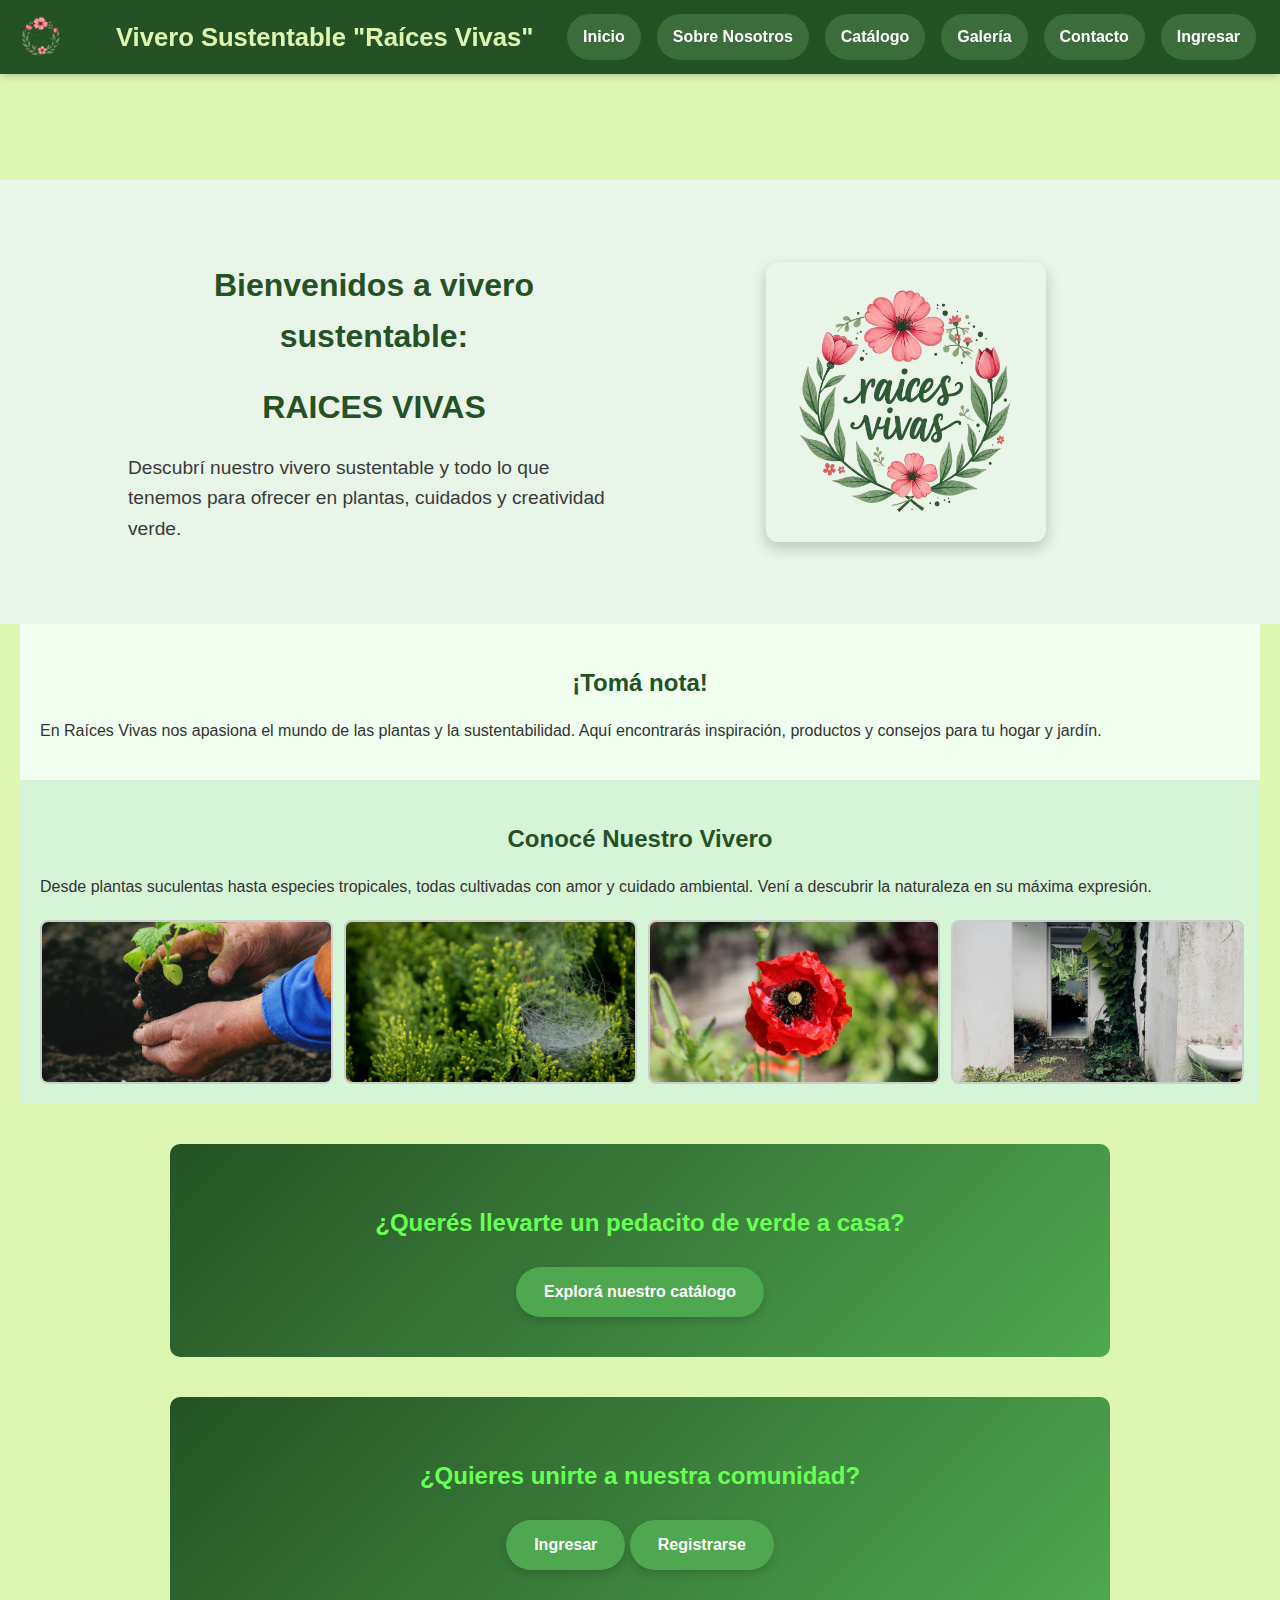
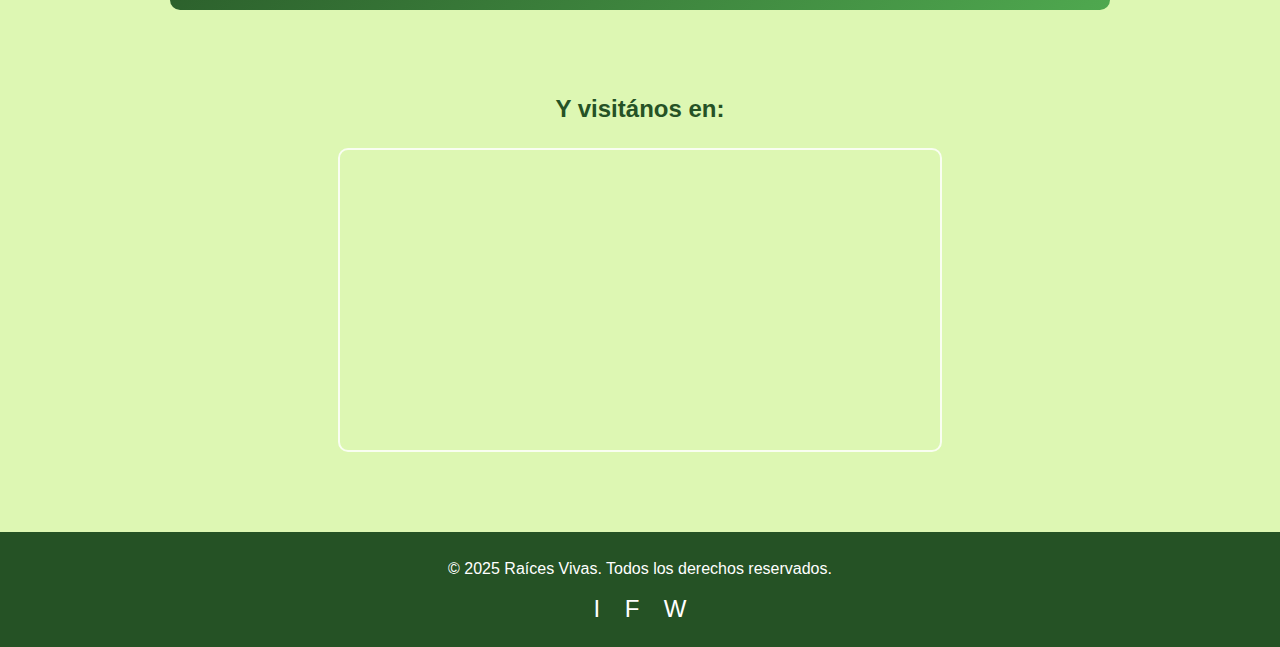
<file: index.html>
<!DOCTYPE html>
<html lang="es">
<head>
    <meta charset="UTF-8">
    <meta name="viewport" content="width=device-width, initial-scale=1.0">
    <title>Raíces Vivas - Inicio</title>
    <link rel="stylesheet" href="css/styles.css">
</head>
<body>
    <!-- ======================== -->
    <!-- HEADER PRINCIPAL         -->
    <!-- ======================== -->
    <header class="header-principal">
        <div class="logo-titulo">
            <img src="img/logo_probable.png" alt="Logo Raíces Vivas">
            <h1>Vivero Sustentable "Raíces Vivas"</h1>
        </div>
        <input type="checkbox" id="nav-toggle" class="nav-checkbox" aria-hidden="true">
        <label for="nav-toggle" class="nav-toggle" aria-label="Abrir/cerrar menú" role="button">
        <span></span><span></span><span></span>
        </label>
        <nav class="nav-principal">
            <ul>
                <li><a href="index.html" class="activo">Inicio</a></li>
                <li><a href="./page/sobre_nosotros.html">Sobre Nosotros</a></li>
                <li><a href="./page/catalogo.html">Catálogo</a></li>
                <li><a href="./page/galeria.html">Galería</a></li>
                <li><a href="./page/contactos.html">Contacto</a></li>
                <li><a href="./page/login.html">Ingresar</a></li>
            </ul>
        </nav>
    </header>
    <!-- ======================== -->
    <!-- HERO                     -->
    <!-- ======================== -->
    <section class="hero">
        <div class="hero-texto">
            <h2>Bienvenidos a vivero sustentable:</h2>
            <h2>RAICES VIVAS</h2>
            <p>Descubrí nuestro vivero sustentable y todo lo que tenemos para ofrecer en plantas, cuidados y creatividad verde.</p>
        </div>
        <div class="hero-img">
            <img src="img/logo_probable.png" alt="Plantas del vivero">
        </div>
    </section>
    <!-- ======================== -->
    <!-- BIENVENIDOS              -->
    <!-- ======================== -->
    <section id="bienvenidos" class="bienvenidos">
        <h2>¡Tomá nota!</h2>
        <p>En Raíces Vivas nos apasiona el mundo de las plantas y la sustentabilidad. Aquí encontrarás inspiración, productos y consejos para tu hogar y jardín.</p>
    </section>
    <!-- ======================== -->
    <!-- CONOCER                  -->
    <!-- ======================== -->
    <section class="conocer">
        <h2>Conocé Nuestro Vivero</h2>
        <p>Desde plantas suculentas hasta especies tropicales, todas cultivadas con amor y cuidado ambiental. Vení a descubrir la naturaleza en su máxima expresión.</p>
        <div class="mini-galeria">
            <div class="galeria-thumbs">
                <img src="img/gal_plantinenmanos.jpg" alt="Planta 1">
                <img src="img/gal_teladearaña.jpg" alt="Planta 2">
                <img src="img/gal_florroja.jpg" alt="Planta 3">
                <img src="img/gal_paredesreemplazo.jpg" alt="Planta 4">
            </div>
        </div>
    </section>
    <!-- ======================== -->
    <!-- CTA                      -->
    <!-- ======================== -->
    <section class="cta">
        <h2>¿Querés llevarte un pedacito de verde a casa?</h2>
        <a href="./page/catalogo.html">Explorá nuestro catálogo</a>
    </section>
    <!--BOTON LOGIN-->
    <section class="cta">
    <h2>¿Quieres unirte a nuestra comunidad?</h2>
    <a href="./page/login.html" class="boton-registro">Ingresar</a>
    <a href="./page/registro.html" class="boton-registro">Registrarse</a>
    </section>
    <!-- ======================== -->
    <!-- MINI MAPA                -->
    <!-- ======================== -->
    <section class="mini-mapa">
        <h2>Y visitános en:</h2>
        <iframe src="https://www.google.com/maps/embed?pb=!1m18..." allowfullscreen="" loading="lazy"></iframe>
    </section>
    <!-- ======================== -->
    <!-- FOOTER                   -->
    <!-- ======================== -->
    <footer>
        <p>&copy; 2025 Raíces Vivas. Todos los derechos reservados.</p>
        <div class="redes">
            <a href="#" title="Instagram">I</a>
            <a href="#" title="Facebook">F</a>
            <a href="#" title="WhatsApp">W</a>
        </div>
    </footer>
</body>
</html>
</file>
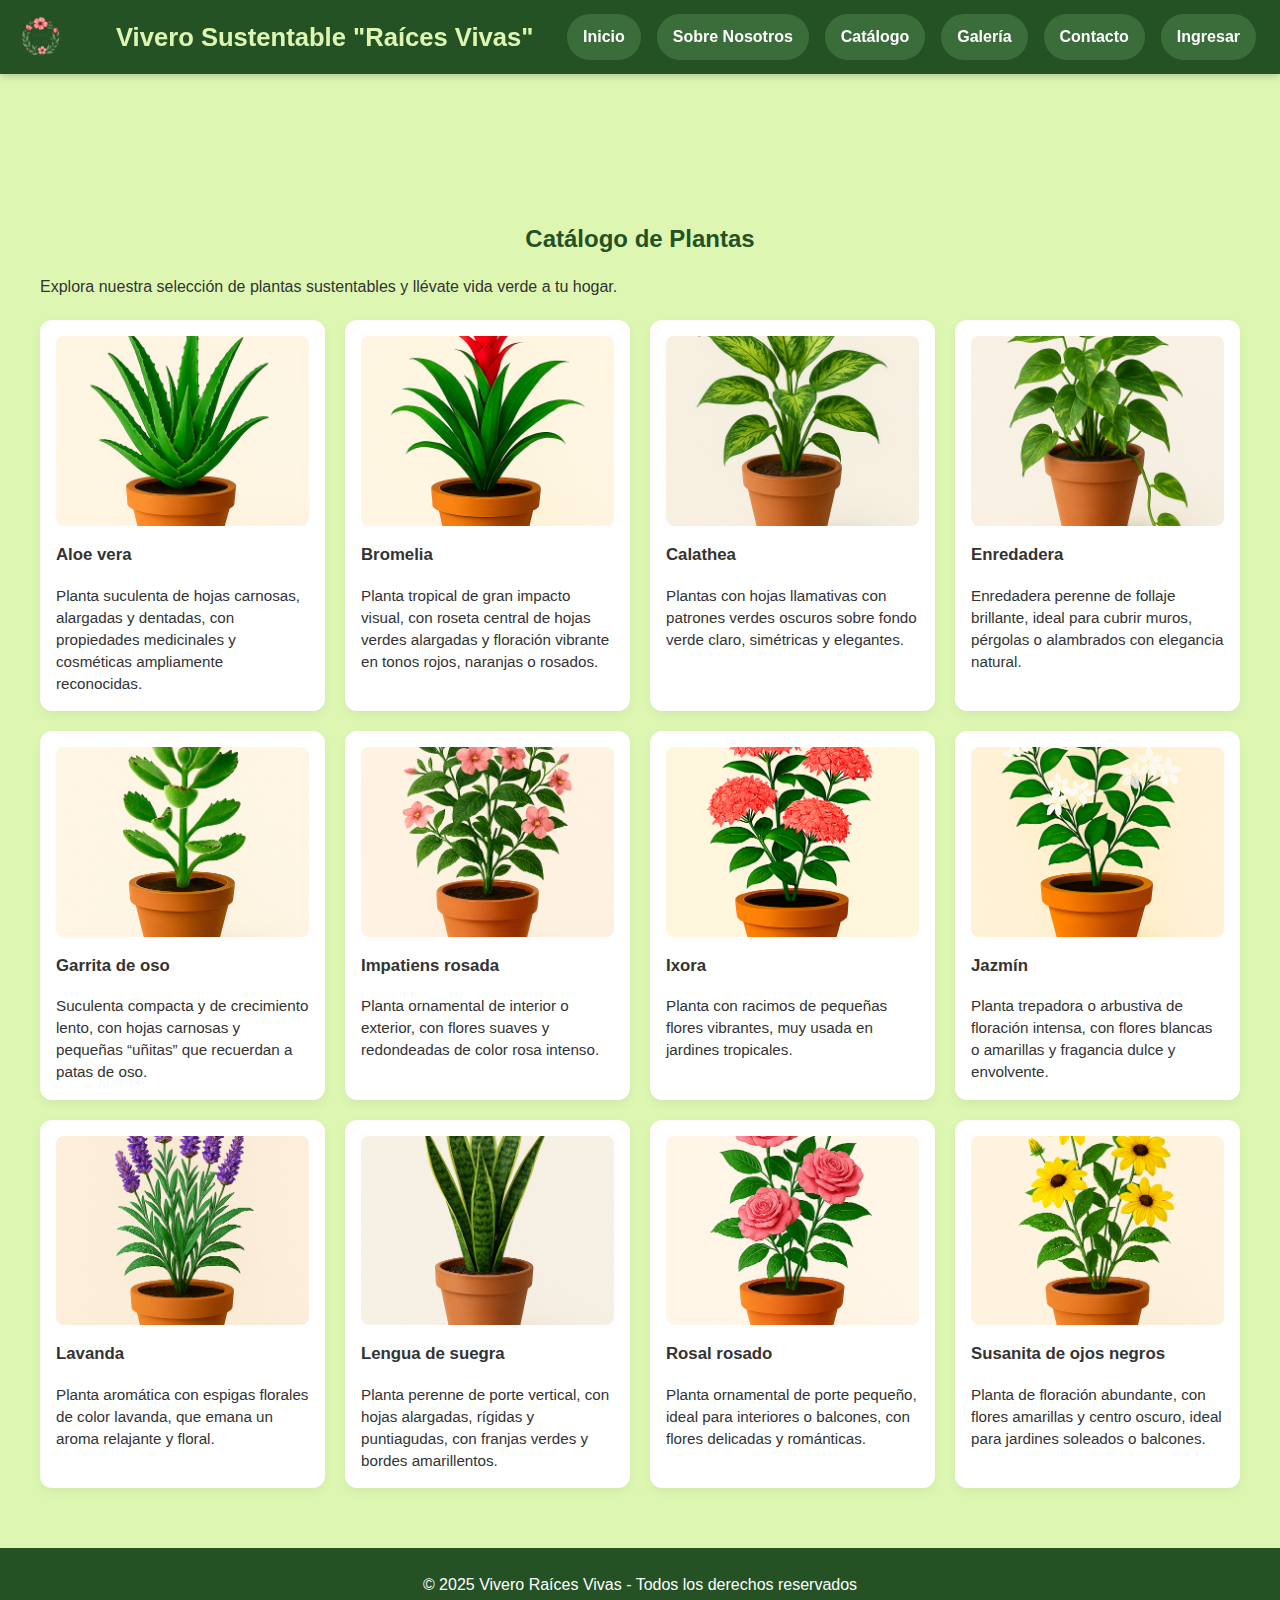
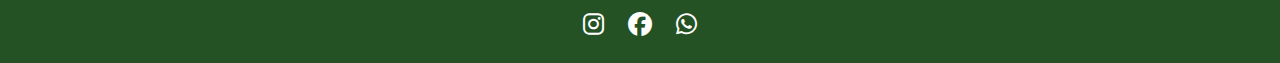
<file: page/catalogo.html>
<!DOCTYPE html>
<html lang="es">
<head>
    <meta charset="UTF-8">
    <meta name="viewport" content="width=device-width, initial-scale=1.0">
    <link rel="stylesheet" href="../css/styles.css">
    <link rel="stylesheet" href="https://cdnjs.cloudflare.com/ajax/libs/font-awesome/6.4.0/css/all.min.css">
    <title>Raíces Vivas - Catálogo</title>
</head>
<body>
    <!--HEADER-->
    <header class="header-principal">
        <div class="logo-titulo">
            <img src="../img/logo_probable.png" alt="Logo de Raíces Vivas">
            <h1>Vivero Sustentable "Raíces Vivas"</h1>
        </div>
<input type="checkbox" id="nav-toggle" class="nav-checkbox" aria-hidden="true" />
<label for="nav-toggle" class="nav-toggle" aria-label="Abrir/cerrar menú" role="button">
    <span></span><span></span><span></span>
</label>
<nav class="nav-principal">
    <ul>
        <li><a href="../index.html">Inicio</a></li>
        <li><a href="sobre_nosotros.html">Sobre Nosotros</a></li>
        <li><a href="catalogo.html">Catálogo</a></li>
        <li><a href="galeria.html">Galería</a></li>
        <li><a href="contactos.html">Contacto</a></li>
        <li><a href="login.html">Ingresar</a></li>
    </ul>
</nav>
    </header>
    <!--MAIN-->
    <main>
        <section class="catalogo">
            <h2>Catálogo de Plantas</h2>
            <p>Explora nuestra selección de plantas sustentables y llévate vida verde a tu hogar.</p>
            <ul class="lista-catalogo">
                <li>
                    <img src="../img/cat_aloevera.png" alt="Aloe vera">
                    <h3>Aloe vera</h3>
                    <p>Planta suculenta de hojas carnosas, alargadas y dentadas, con propiedades medicinales y cosméticas ampliamente reconocidas.</p>
                </li>
                <li>
                    <img src="../img/cat_bromelia.png" alt="Bromelia">
                    <h3>Bromelia</h3>
                    <p>Planta tropical de gran impacto visual, con roseta central de hojas verdes alargadas y floración vibrante en tonos rojos, naranjas o rosados.</p>
                </li>
                <li>
                    <img src="../img/cat_calathea.png" alt="Calathea">
                    <h3>Calathea</h3>
                    <p>Plantas con hojas llamativas con patrones verdes oscuros sobre fondo verde claro, simétricas y elegantes.</p>
                </li>
                <li>
                    <img src="../img/cat_enredadera.png" alt="Enredadera">
                    <h3>Enredadera</h3>
                    <p>Enredadera perenne de follaje brillante, ideal para cubrir muros, pérgolas o alambrados con elegancia natural.</p>
                </li>
                <li>
                    <img src="../img/cat_garrita.png" alt="Garrita de oso">
                    <h3>Garrita de oso</h3>
                    <p>Suculenta compacta y de crecimiento lento, con hojas carnosas y pequeñas “uñitas” que recuerdan a patas de oso.</p>
                </li>
                <li>
                    <img src="../img/cat_floresrosas.png" alt="Impatiens rosada">
                    <h3>Impatiens rosada</h3>
                    <p>Planta ornamental de interior o exterior, con flores suaves y redondeadas de color rosa intenso.</p>
                </li>
                <li>
                    <img src="../img/cat_itzara.png" alt="Ixora">
                    <h3>Ixora</h3>
                    <p>Planta con racimos de pequeñas flores vibrantes, muy usada en jardines tropicales.</p>
                </li>
                <li>
                    <img src="../img/cat_jazmin.png" alt="Jazmín">
                    <h3>Jazmín</h3>
                    <p>Planta trepadora o arbustiva de floración intensa, con flores blancas o amarillas y fragancia dulce y envolvente.</p>
                </li>
                <li>
                    <img src="../img/cat_lavanda.png" alt="Lavanda">
                    <h3>Lavanda</h3>
                    <p>Planta aromática con espigas florales de color lavanda, que emana un aroma relajante y floral.</p>
                </li>
                <li>
                    <img src="../img/cat_lenguadesuegra.png" alt="Lengua de suegra">
                    <h3>Lengua de suegra</h3>
                    <p>Planta perenne de porte vertical, con hojas alargadas, rígidas y puntiagudas, con franjas verdes y bordes amarillentos.</p>
                </li>
                <li>
                    <img src="../img/cat_rosarosada.png" alt="Rosal rosado">
                    <h3>Rosal rosado</h3>
                    <p>Planta ornamental de porte pequeño, ideal para interiores o balcones, con flores delicadas y románticas.</p>
                </li>
                <li>
                    <img src="../img/cat_susanita.png" alt="Susanita de ojos negros">
                    <h3>Susanita de ojos negros</h3>
                    <p>Planta de floración abundante, con flores amarillas y centro oscuro, ideal para jardines soleados o balcones.</p>
                </li>
            </ul>
        </section>
    </main>
    <!--FOOTER-->
    <footer>
        <p>© 2025 Vivero Raíces Vivas - Todos los derechos reservados</p>
        <div class="redes">
            <a href="https://www.instagram.com" target="_blank"><i class="fab fa-instagram"></i></a>
            <a href="https://www.facebook.com" target="_blank"><i class="fab fa-facebook"></i></a>
            <a href="https://wa.me/123456789" target="_blank"><i class="fab fa-whatsapp"></i></a>
        </div>
    </footer>
</body>
</html>
</file>
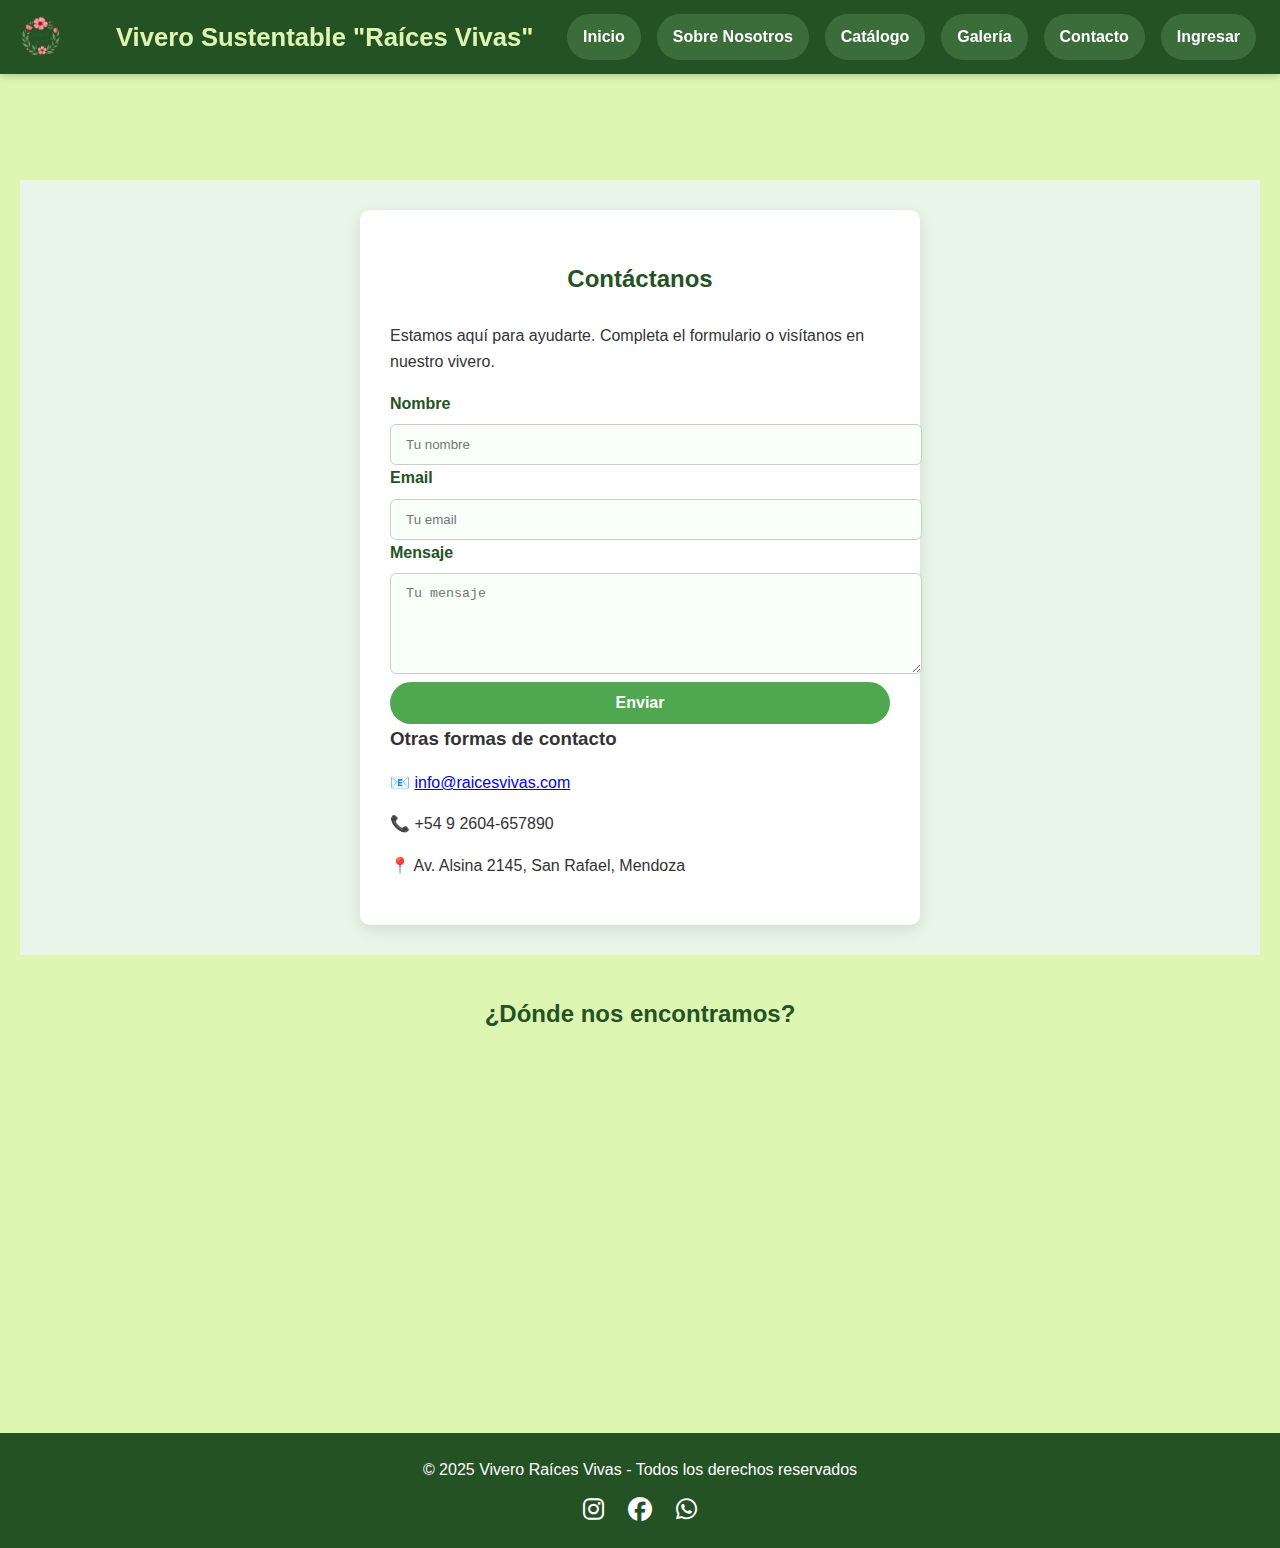
<file: page/contactos.html>
<!DOCTYPE html>
<html lang="es">
<head>
    <meta charset="UTF-8">
    <meta name="viewport" content="width=device-width, initial-scale=1.0">
    <link rel="stylesheet" href="../css/styles.css">
    <link rel="stylesheet" href="https://cdnjs.cloudflare.com/ajax/libs/font-awesome/6.4.0/css/all.min.css">
    <title>Raíces Vivas - Contacto</title>
</head>
<body>
    <!--HEADER-->
    <header class="header-principal">
        <div class="logo-titulo">
            <img src="../img/logo_probable.png" alt="Logo de Raíces Vivas">
            <h1>Vivero Sustentable "Raíces Vivas"</h1>
        </div>
        <!-- Toggle hamburguesa -->
        <input type="checkbox" id="nav-toggle" class="nav-checkbox" aria-hidden="true" />
        <label for="nav-toggle" class="nav-toggle" aria-label="Abrir/cerrar menú" role="button">
            <span></span><span></span><span></span>
        </label>
        <!-- Menú -->
        <nav class="nav-principal">
            <ul>
                <li><a href="../index.html">Inicio</a></li>
                <li><a href="sobre_nosotros.html">Sobre Nosotros</a></li>
                <li><a href="catalogo.html">Catálogo</a></li>
                <li><a href="galeria.html">Galería</a></li>
                <li><a href="contactos.html">Contacto</a></li>
                <li><a href="login.html">Ingresar</a></li>
            </ul>
        </nav>
    </header>
    <!--MAIN-->
    <main>
        <section class="seccion-contacto">
            <div class="contenedor-contacto">
                <h2>Contáctanos</h2>
                <p>Estamos aquí para ayudarte. Completa el formulario o visítanos en nuestro vivero.</p>
                <form action="#" method="post" class="formulario-contacto">
                    <div class="grupo-formulario">
                        <label for="nombre">Nombre</label>
                        <input type="text" id="nombre" name="nombre" placeholder="Tu nombre" required>
                    </div>
                    <div class="grupo-formulario">
                        <label for="email">Email</label>
                        <input type="email" id="email" name="email" placeholder="Tu email" required>
                    </div>
                    <div class="grupo-formulario">
                        <label for="mensaje">Mensaje</label>
                        <textarea id="mensaje" name="mensaje" rows="5" placeholder="Tu mensaje" required></textarea>
                    </div>
                    <button type="submit" class="boton-contacto">Enviar</button>
                </form>
                <h3>Otras formas de contacto</h3>
                <p>📧 <a href="mailto:info@raicesvivas.com">info@raicesvivas.com</a></p>
                <p>📞 +54 9 2604-657890</p>
                <p>📍 Av. Alsina 2145, San Rafael, Mendoza</p>
            </div>
        </section>
        <section class="ubicacion">
            <h2>¿Dónde nos encontramos?</h2>
            <iframe src="https://www.google.com/maps/embed?pb=!1m18!1m12!1m3!1d821.0080288797486!2d-68.35390433016357!3d-34.60334939999999!2m3!1f0!2f0!3f0!3m2!1i1024!2i768!4f13.1!3m3!1m2!1s0x9679086b6ca802d7%3A0xc50876cc76804ac5!2sAv%20Alsina%202145%2C%20San%20Rafael%2C%20Provincia%20de%20Mendoza!5e0!3m2!1ses-419!2sar!4v1755346831756!5m2!1ses-419!2sar" 
                width="100%" height="300" style="border:0;" allowfullscreen="" loading="lazy"></iframe>
        </section>
    </main>

    <!--FOOTER-->
    <footer>
        <p>© 2025 Vivero Raíces Vivas - Todos los derechos reservados</p>
        <div class="redes">
            <a href="https://www.instagram.com" target="_blank"><i class="fab fa-instagram"></i></a>
            <a href="https://www.facebook.com" target="_blank"><i class="fab fa-facebook"></i></a>
            <a href="https://wa.me/123456789" target="_blank"><i class="fab fa-whatsapp"></i></a>
        </div>
    </footer>
</body>
</html>
</file>
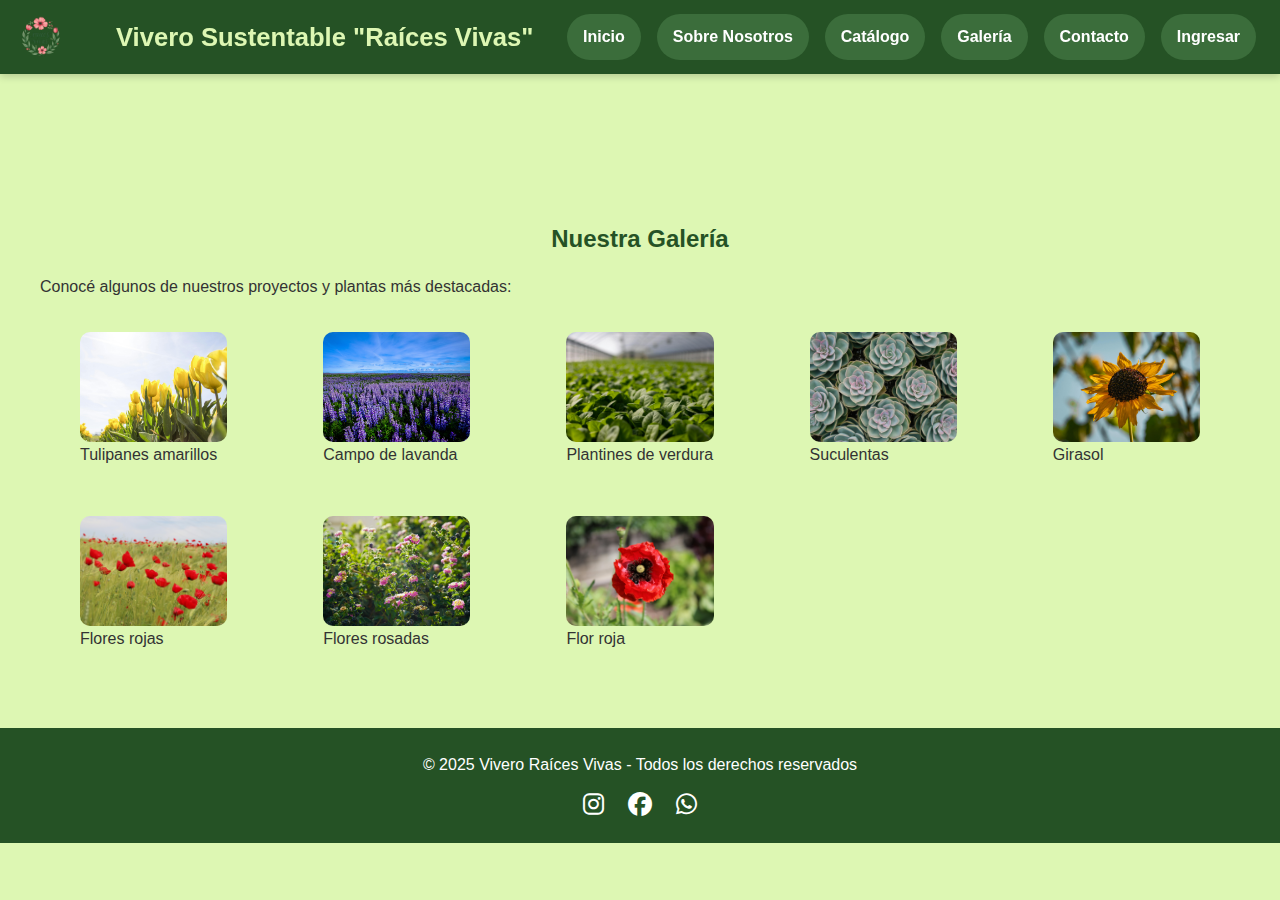
<file: page/galeria.html>
<!DOCTYPE html>
<html lang="es">
<head>
    <meta charset="UTF-8">
    <meta name="viewport" content="width=device-width, initial-scale=1.0">
    <link rel="stylesheet" href="../css/styles.css">
    <link rel="stylesheet" href="https://cdnjs.cloudflare.com/ajax/libs/font-awesome/6.4.0/css/all.min.css">
    <title>Raíces Vivas - Galería</title>
</head>
<body>
    <!--HEADER-->
    <header class="header-principal">
        <div class="logo-titulo">
            <img src="../img/logo_probable.png" alt="Logo de Raíces Vivas">
            <h1>Vivero Sustentable "Raíces Vivas"</h1>
        </div>
<!-- Toggle hamburguesa -->
<input type="checkbox" id="nav-toggle" class="nav-checkbox" aria-hidden="true" />
<label for="nav-toggle" class="nav-toggle" aria-label="Abrir/cerrar menú" role="button">
  <span></span><span></span><span></span>
</label>

<!-- Menú -->
<nav class="nav-principal">
  <ul>
    <li><a href="../index.html">Inicio</a></li>
    <li><a href="sobre_nosotros.html">Sobre Nosotros</a></li>
    <li><a href="catalogo.html">Catálogo</a></li>
    <li><a href="galeria.html">Galería</a></li>
    <li><a href="contactos.html">Contacto</a></li>
    <li><a href="login.html">Ingresar</a></li>
  </ul>
</nav>
    </header>

    <!--MAIN-->
    <main>
        <section class="galeria">
            <h2>Nuestra Galería</h2>
            <p>Conocé algunos de nuestros proyectos y plantas más destacadas:</p>
            <div class="grid-galeria">
                <figure>
                    <img src="../img/gal_tulipanesamarillos.jpg" alt="Tulipanes amarillos">
                    <figcaption>Tulipanes amarillos</figcaption>
                </figure>
                <figure>
                    <img src="../img/gal_campodelavanda.jpg" alt="Campo de lavanda">
                    <figcaption>Campo de lavanda</figcaption>
                </figure>
                <figure>
                    <img src="../img/gal_plantinesverdura.jpg" alt="Plantines de verdura">
                    <figcaption>Plantines de verdura</figcaption>
                </figure>
                <figure>
                    <img src="../img/gal_suculentasprincipales.jpg" alt="Suculentas">
                    <figcaption>Suculentas</figcaption>
                </figure>
                <figure>
                    <img src="../img/gal_girasolmarchito.jpg" alt="Girasol marchito">
                    <figcaption>Girasol</figcaption>
                </figure>
                <figure>
                    <img src="../img/gal_floresrojas.jpg" alt="Flores rojas">
                    <figcaption>Flores rojas</figcaption>
                </figure>
                <figure>
                    <img src="../img/gal_floresrosas.jpg" alt="Flores rosadas">
                    <figcaption>Flores rosadas</figcaption>
                </figure>
                <figure>
                    <img src="../img/gal_florroja.jpg" alt="Flor roja">
                    <figcaption>Flor roja</figcaption>
                </figure>
            </div>
        </section>
    </main>

    <!--FOOTER-->
    <footer>
        <p>© 2025 Vivero Raíces Vivas - Todos los derechos reservados</p>
        <div class="redes">
            <a href="https://www.instagram.com" target="_blank"><i class="fab fa-instagram"></i></a>
            <a href="https://www.facebook.com" target="_blank"><i class="fab fa-facebook"></i></a>
            <a href="https://wa.me/123456789" target="_blank"><i class="fab fa-whatsapp"></i></a>
        </div>
    </footer>
</body>
</html>
</file>
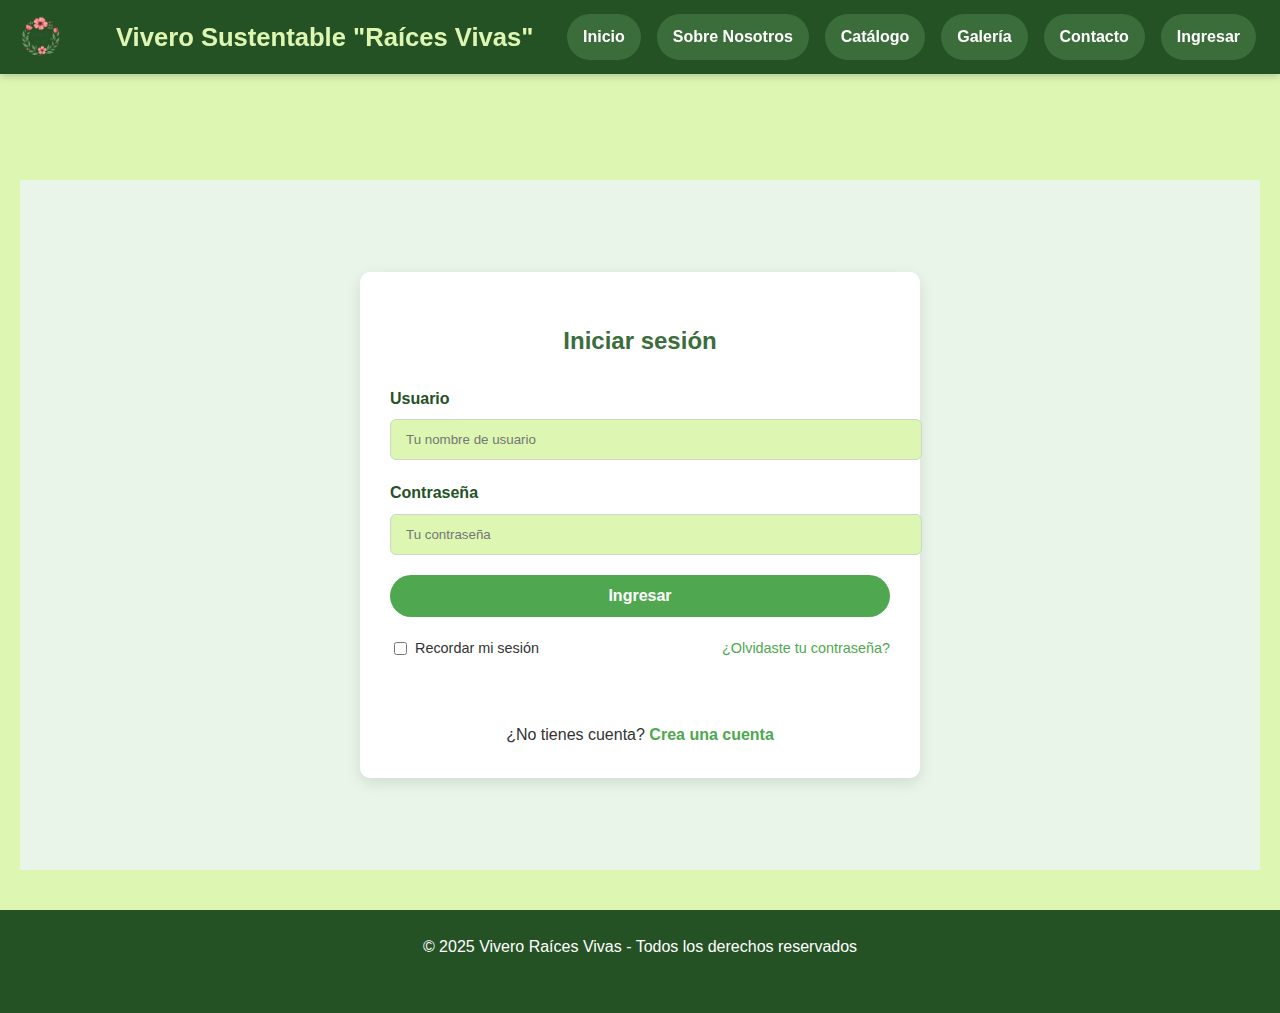
<file: page/login.html>
<!DOCTYPE html>
<html lang="es">
<head>
    <meta charset="UTF-8">
    <meta name="viewport" content="width=device-width, initial-scale=1.0">
    <title>Raíces Vivas - Iniciar sesión</title>
    <link rel="stylesheet" href="../css/styles.css">
    <meta name="description" content="Inicia sesión en Raíces Vivas para acceder a tu cuenta y disfrutar de beneficios exclusivos">
</head>
<body data-page="login">
    <!-- HEADER - Igual a tus otras páginas -->
    <header class="header-principal">
        <div class="logo-titulo">
            <img src="../img/logo_probable.png" alt="Logo de Raíces Vivas">
            <h1>Vivero Sustentable "Raíces Vivas"</h1>
        </div>
        
        <input type="checkbox" id="nav-toggle" class="nav-checkbox" aria-hidden="true">
        <label for="nav-toggle" class="nav-toggle" aria-label="Abrir/cerrar menú" role="button">
            <span></span><span></span><span></span>
        </label>
        
        <nav class="nav-principal">
            <ul>
                <li><a href="../index.html">Inicio</a></li>
                <li><a href="sobre_nosotros.html">Sobre Nosotros</a></li>
                <li><a href="catalogo.html">Catálogo</a></li>
                <li><a href="galeria.html">Galería</a></li>
                <li><a href="contactos.html">Contacto</a></li>
                <li><a href="login.html" class="activo">Ingresar</a></li>
            </ul>
        </nav>
    </header>

    <!-- CONTENIDO PRINCIPAL DEL LOGIN -->
    <main id="contenido">
        <section class="seccion-login">
            <div class="contenedor-login">
                <h2>Iniciar sesión</h2>
                
                <form id="form-login" class="formulario-login">
                    <div class="grupo-formulario">
                        <label for="usuario">Usuario</label>
                        <input 
                            type="text" 
                            id="usuario" 
                            name="usuario" 
                            placeholder="Tu nombre de usuario" 
                            required
                        >
                    </div>
                    
                    <div class="grupo-formulario">
                        <label for="contrasena">Contraseña</label>
                        <input 
                            type="password" 
                            id="contrasena" 
                            name="contrasena" 
                            placeholder="Tu contraseña" 
                            required
                        >
                    </div>
                    
                    <div class="grupo-formulario">
                        <button type="submit" class="boton-login">
                            Ingresar
                        </button>
                    </div>
                    
                    <div class="opciones-login">
                        <div class="recuerdame">
                            <input type="checkbox" id="recuerdame" name="recuerdame">
                            <label for="recuerdame">Recordar mi sesión</label>
                        </div>
                        
                        <a href="#" class="olvido-contrasena">
                            ¿Olvidaste tu contraseña?
                        </a>
                    </div>
                </form>
                
                <div class="registro-link">
                    <p>¿No tienes cuenta? <a href="#">Crea una cuenta</a></p>
                </div>
            </div>
        </section>
    </main>

    <!-- FOOTER - Igual a tus otras páginas -->
    <footer>
        <p>© 2025 Vivero Raíces Vivas - Todos los derechos reservados</p>
        <div class="redes">
            <a href="https://www.instagram.com" target="_blank"><i class="fab fa-instagram"></i></a>
            <a href="https://www.facebook.com" target="_blank"><i class="fab fa-facebook"></i></a>
            <a href="https://wa.me/123456789" target="_blank"><i class="fab fa-whatsapp"></i></a>
        </div>
    </footer>

    <!-- Script simple para validación -->
    <script>
        document.getElementById('form-login').addEventListener('submit', function(event) {
            event.preventDefault(); // Evita el envío
            
            const usuario = document.getElementById('usuario').value;
            const contrasena = document.getElementById('contrasena').value;
            
            if(usuario.trim() === '' || contrasena.trim() === '') {
                alert('Por favor completa todos los campos');
                return;
            }
            
            alert('¡Inicio de sesión exitoso!\nBienvenido a Raíces Vivas');
            
            // Redirigir a la página principal después de iniciar sesión
            window.location.href = '../index.html';
        });
    </script>
</body>
</html>
</file>
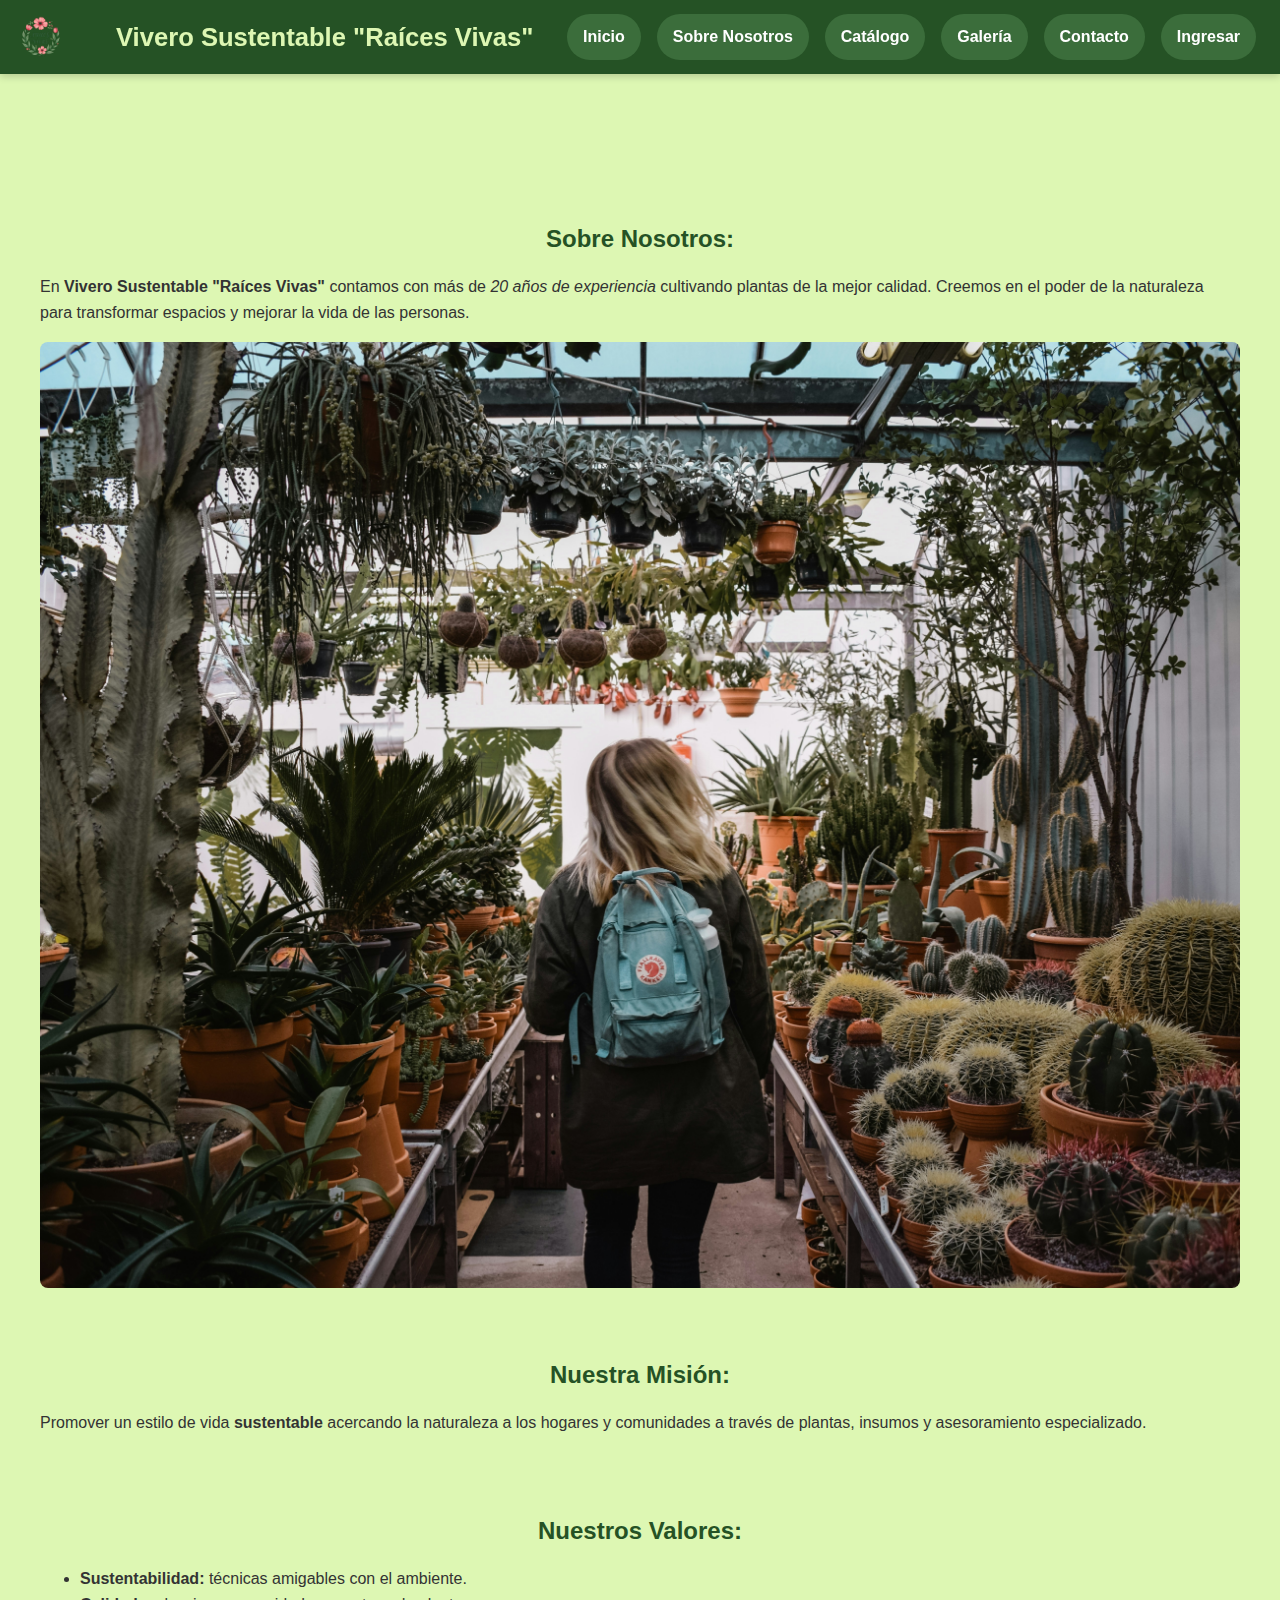
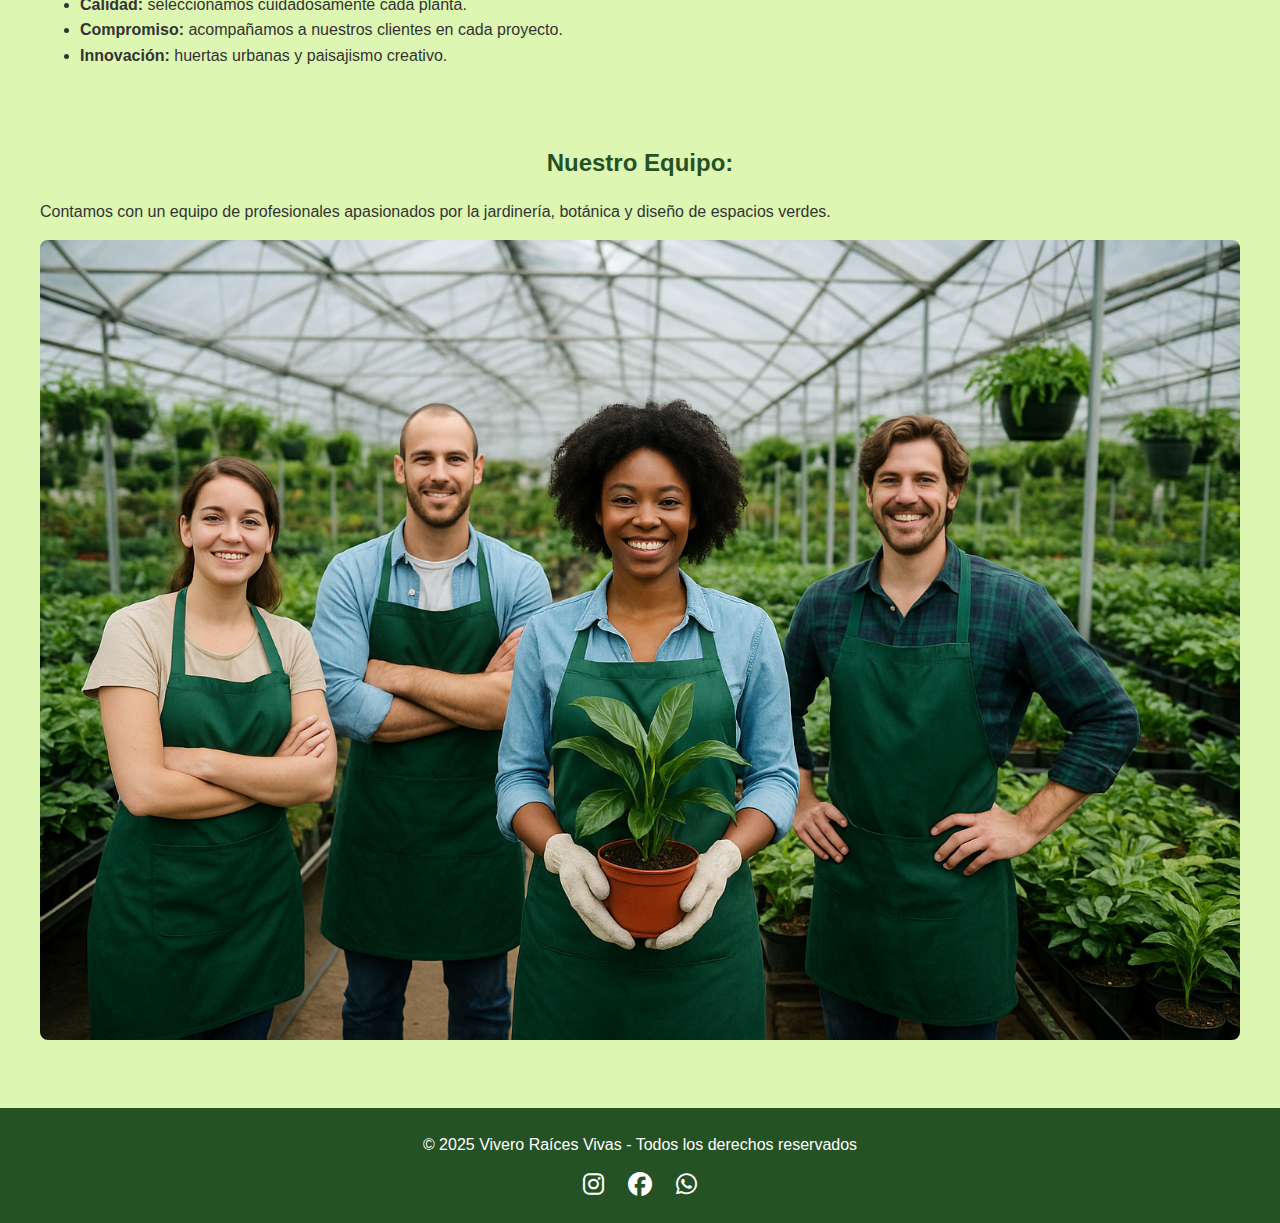
<file: page/sobre_nosotros.html>
<!DOCTYPE html>
<html lang="es">
<head>
    <meta charset="UTF-8">
    <meta name="viewport" content="width=device-width, initial-scale=1.0">
    <link rel="stylesheet" href="../css/styles.css">
    <link rel="stylesheet" href="https://cdnjs.cloudflare.com/ajax/libs/font-awesome/6.4.0/css/all.min.css">
    <title>Raíces Vivas - Sobre Nosotros</title>
</head>
<body>
    <!--HEADER-->
    <header class="header-principal">
        <div class="logo-titulo">
            <img src="../img/logo_probable.png" alt="Logo de Raíces Vivas">
            <h1>Vivero Sustentable "Raíces Vivas"</h1>
        </div>
<!-- Toggle hamburguesa -->
        <input type="checkbox" id="nav-toggle" class="nav-checkbox" aria-hidden="true" />
    <label for="nav-toggle" class="nav-toggle" aria-label="Abrir/cerrar menú" role="button">
    <span></span><span></span><span></span>
    </label>
<!-- Menú -->
<nav class="nav-principal">
    <ul>
    <li><a href="../index.html">Inicio</a></li>
    <li><a href="sobre_nosotros.html">Sobre Nosotros</a></li>
    <li><a href="catalogo.html">Catálogo</a></li>
    <li><a href="galeria.html">Galería</a></li>
    <li><a href="contactos.html">Contacto</a></li>
    <li><a href="login.html">Ingresar</a></li>
    </ul>
</nav>
        </nav>
    </header>

    <!--MAIN-->
    <main>
        <section class="sobre-nosotros">
            <h2>Sobre Nosotros:</h2>
            <p>En <strong>Vivero Sustentable "Raíces Vivas"</strong> contamos con más de <em>20 años de experiencia</em> cultivando plantas de la mejor calidad. Creemos en el poder de la naturaleza para transformar espacios y mejorar la vida de las personas.</p>
            <img src="../img/viveroychica.jpg" alt="Chica visitando vivero">
        </section>

<section class="mision">
    <h2>Nuestra Misión:</h2>
    <p>Promover un estilo de vida <strong>sustentable</strong> acercando la naturaleza a los hogares y comunidades a través de plantas, insumos y asesoramiento especializado.</p>
</section>

<section class="valores">
    <h2>Nuestros Valores:</h2>
    <ul>
    <li><strong>Sustentabilidad:</strong> técnicas amigables con el ambiente.</li>
    <li><strong>Calidad:</strong> seleccionamos cuidadosamente cada planta.</li>
    <li><strong>Compromiso:</strong> acompañamos a nuestros clientes en cada proyecto.</li>
    <li><strong>Innovación:</strong> huertas urbanas y paisajismo creativo.</li>
    </ul>
</section>

<section class="equipo">
    <h2>Nuestro Equipo:</h2>
    <p>Contamos con un equipo de profesionales apasionados por la jardinería, botánica y diseño de espacios verdes.</p>
    <img src="../img/equipodetrabajo.png" alt="Foto del equipo de trabajo del vivero" />
</section>
    </main>
    <!--FOOTER-->
    <footer>
        <p>© 2025 Vivero Raíces Vivas - Todos los derechos reservados</p>
        <div class="redes">
            <a href="https://www.instagram.com" target="_blank"><i class="fab fa-instagram"></i></a>
            <a href="https://www.facebook.com" target="_blank"><i class="fab fa-facebook"></i></a>
            <a href="https://wa.me/123456789" target="_blank"><i class="fab fa-whatsapp"></i></a>
        </div>
    </footer>
</body>
</html>
</file>
<file: css/styles.css>
@charset "UTF-8";
body, html {
  font-family: Arial, Helvetica, sans-serif;
  background-color: #ddf7b3;
  color: #333333;
  margin: 0;
  line-height: 1.6;
  padding-top: 90px;
  overflow-x: hidden;
}

h1, h2, h3 {
  margin: 0;
}

h2 {
  text-align: center;
  margin: 20px 0 10px;
  color: #255225;
}

img {
  max-width: 100%;
  height: auto;
  border-radius: 8px;
}

iframe {
  display: block;
  margin: 20px auto;
  border: 2px solid rgba(255, 255, 255, 0.8901960784);
  border-radius: 10px;
}

.header-principal {
  position: fixed;
  top: 0;
  left: 0;
  width: 100%;
  box-sizing: border-box;
  background-color: #255225;
  display: flex;
  justify-content: space-between;
  align-items: center;
  padding: 12px 16px;
  padding-right: 24px;
  overflow: visible;
  z-index: 1000;
  box-shadow: 0 2px 8px rgba(0, 0, 0, 0.2);
  flex-wrap: wrap;
}
.header-principal .logo-titulo {
  display: flex;
  justify-content: flex-start;
  align-items: center;
  gap: 50px;
  flex-shrink: 0;
}
.header-principal .logo-titulo img {
  height: 50px;
  width: auto;
  border-radius: 8px;
}
.header-principal .logo-titulo h1 {
  font-size: 1.6rem;
  color: #ddf7b3;
  font-weight: bold;
}
.header-principal .nav-principal {
  margin-left: auto;
}
.header-principal .nav-principal ul {
  display: flex;
  align-items: center;
  gap: 16px;
  list-style: none;
  margin: 0;
  padding: 0;
  flex-wrap: wrap;
}
.header-principal .nav-principal a, .header-principal .nav-principal a:visited {
  display: inline-block;
  color: #ffffff;
  background: #3b6d3b;
  text-decoration: none;
  font-weight: 700;
  padding: 10px 16px;
  border-radius: 999px;
  transition: background-color 0.3s, transform 0.2s;
}
.header-principal .nav-principal a:hover {
  background: #4fa84f;
  transform: scale(1.04);
}
.header-principal .nav-toggle {
  display: none;
  flex-direction: column;
  justify-content: space-between;
  width: 28px;
  height: 20px;
  margin-left: 12px;
  cursor: pointer;
}
.header-principal .nav-toggle span {
  display: block;
  height: 3px;
  width: 100%;
  background: #ffffff;
  border-radius: 3px;
}
.header-principal .nav-checkbox {
  display: none;
}

.hero {
  display: grid;
  grid-template-columns: 1fr 1fr;
  align-items: center;
  gap: 40px;
  padding: 60px 10%;
  background-color: #e9f5e9;
  max-width: 1200px;
  margin: 0 auto;
}
.hero .hero-texto h2 {
  color: #255225;
  font-size: 2rem;
  margin-bottom: 15px;
}
.hero .hero-texto p {
  font-size: 1.2rem;
  font-weight: 500;
  color: #3a3a3a;
}
.hero .hero-img {
  display: flex;
  justify-content: center;
  align-items: center;
}
.hero .hero-img img {
  max-width: 280px;
  border-radius: 12px;
  box-shadow: 0 6px 15px rgba(0, 0, 0, 0.2);
}

/* ----- Responsive ----- */
@media (max-width: 768px) {
  .hero {
    grid-template-columns: 1fr;
    text-align: center;
  }
  .hero .hero-img {
    margin-top: 20px;
  }
  .hero .hero-img img {
    max-width: 220px;
  }
}
section {
  max-width: 1200px;
  margin: 0 auto;
  padding: 20px;
}

.bienvenidos {
  background-color: #f0fff0;
}

.conocer {
  background-color: #d6f5d6;
}

.novedades {
  background-color: #eafaea;
  text-align: center;
}

.contacto-rapido {
  background-color: #fdfdfd;
  text-align: center;
}

/* Catálogo (grid) */
.lista-catalogo {
  display: grid;
  grid-template-columns: repeat(auto-fill, minmax(240px, 1fr));
  gap: 20px;
  list-style: none;
  padding: 0;
  margin: 20px 0 0;
}

.lista-catalogo li {
  background: #fff;
  border-radius: 12px;
  padding: 16px;
  box-shadow: 0 4px 10px rgba(0, 0, 0, 0.06);
  display: flex;
  flex-direction: column;
  gap: 10px;
}

.lista-catalogo img {
  width: 100%;
  aspect-ratio: 4/3;
  object-fit: cover;
  border-radius: 8px;
  display: block;
}

.lista-catalogo h3 {
  margin: 6px 0 0;
  color: primary-green;
  font-size: 1.05rem;
}

.lista-catalogo p {
  margin: 6px 0 0;
  color: dark-text;
  font-size: 0.95rem;
  line-height: 1.45;
}

/* Galería (grid)*/
.galeria-grid, .grid-galeria {
  display: grid;
  grid-template-columns: repeat(auto-fill, minmax(220px, 1fr));
  gap: 16px;
}

.galeria-grid img, .grid-galeria img {
  width: 100%;
  aspect-ratio: 4/3;
  object-fit: cover;
  border-radius: 10px;
  display: block;
  transition: transform 0.3s, box-shadow 0.3s;
}

.galeria-grid img:hover, .grid-galeria img:hover {
  transform: scale(1.03);
  box-shadow: 0 8px 18px rgba(0, 0, 0, 0.15);
}

/* Responsive */
@media (max-width: 768px) {
  .lista-catalogo {
    grid-template-columns: repeat(auto-fill, minmax(160px, 1fr));
  }
  .galeria-grid, .grid-galeria {
    grid-template-columns: repeat(auto-fit, minmax(140px, 1fr));
  }
}
.seccion-contacto {
  background-color: #e9f5e9;
  min-height: 70vh;
  display: flex;
  align-items: center;
  justify-content: center;
  padding: 30px 20px;
}
.seccion-contacto .contenedor-contacto {
  background: #ffffff;
  border-radius: 10px;
  box-shadow: 0 5px 15px rgba(0, 0, 0, 0.1);
  padding: 30px;
  max-width: 500px;
  width: 100%;
}
.seccion-contacto .contenedor-contacto h2 {
  color: #255225;
  text-align: center;
  margin-bottom: 25px;
}
.seccion-contacto .contenedor-contacto label {
  display: block;
  margin-bottom: 8px;
  font-weight: 600;
  color: #255225;
}
.seccion-contacto .contenedor-contacto input, .seccion-contacto .contenedor-contacto textarea {
  width: 100%;
  padding: 12px 15px;
  border: 1px solid #ccc;
  border-radius: 6px;
  background: #f9fff9;
}
.seccion-contacto .contenedor-contacto input:focus, .seccion-contacto .contenedor-contacto textarea:focus {
  border-color: #4fa84f;
  outline: none;
  box-shadow: 0 0 0 2px rgba(79, 168, 79, 0.2);
}
.seccion-contacto .contenedor-contacto .boton-contacto {
  background: #4fa84f;
  color: #ffffff;
  border: none;
  border-radius: 30px;
  padding: 12px 25px;
  width: 100%;
  font-size: 1rem;
  font-weight: 600;
  cursor: pointer;
  transition: all 0.3s;
}
.seccion-contacto .contenedor-contacto .boton-contacto:hover {
  background: #3b6d3b;
  transform: translateY(-2px);
  box-shadow: 0 4px 8px rgba(0, 0, 0, 0.1);
}

.cta {
  background: linear-gradient(135deg, #255225, #4fa84f);
  color: #ffffff;
  text-align: center;
  padding: 40px 20px;
  margin: 40px auto;
  border-radius: 10px;
  max-width: 900px;
}
.cta h2 {
  margin-bottom: 15px;
  color: #69ff55;
}
.cta a {
  display: inline-block;
  background: #4fa84f;
  color: #ffffff;
  padding: 12px 28px;
  margin-top: 10px;
  border-radius: 50px;
  text-decoration: none;
  font-weight: bold;
  transition: all 0.3s ease;
  box-shadow: 0 4px 8px rgba(0, 0, 0, 0.15);
}
.cta a:hover {
  background: #3b6d3b;
  transform: scale(1.05);
}

.mini-galeria .galeria-thumbs {
  display: grid;
  grid-template-columns: repeat(auto-fit, minmax(180px, 1fr));
  gap: 15px;
  margin-top: 20px;
}
.mini-galeria img {
  width: 100%;
  height: 160px;
  object-fit: cover;
  border-radius: 8px;
  border: 2px solid #ccc;
  transition: all 0.3s ease;
}
.mini-galeria img:hover {
  transform: scale(1.05);
  box-shadow: 0 4px 10px rgba(0, 0, 0, 0.2);
}

.mini-mapa {
  text-align: center;
  margin: 40px auto;
  padding: 20px;
}
.mini-mapa iframe {
  width: 90%;
  max-width: 600px;
  height: 300px;
  border-radius: 10px;
  border: 2px solid rgba(255, 255, 255, 0.8156862745);
}

footer {
  background-color: #255225;
  color: #ffffff;
  text-align: center;
  padding: 20px;
  margin-top: 40px;
  font-family: Arial, Helvetica, sans-serif;
  line-height: 1.5;
}
footer p {
  margin: 5px 0;
}
footer a {
  color: #ffe695;
  text-decoration: none;
  transition: all 0.3s ease;
}
footer a:hover {
  text-decoration: underline;
  color: #b2ff74;
}

.redes {
  margin-top: 10px;
}
.redes a {
  color: #ffffff;
  font-size: 24px;
  margin: 0 10px;
  display: inline-block;
  transition: all 0.3s ease;
}
.redes a:hover {
  color: #4fa84f;
  transform: scale(1.1);
}

[data-page=home] [data-page=catalogo] .grid-productos {
  display: grid;
  grid-template-columns: repeat(auto-fill, minmax(220px, 1fr));
  gap: 20px;
}
[data-page=home] [data-page=catalogo] .producto {
  background: #fff;
  border-radius: 10px;
  padding: 16px;
  box-shadow: 0 4px 10px rgba(0, 0, 0, 0.06);
}
[data-page=home] [data-page=catalogo] .producto h3 {
  margin: 10px 0;
  color: #255225;
}
[data-page=home] [data-page=catalogo] .producto .precio {
  font-weight: 700;
  color: #3b6d3b;
}
[data-page=home] [data-page=catalogo] .producto a.boton {
  display: inline-block;
  margin-top: 8px;
  background: #4fa84f;
  color: #fff;
  padding: 8px 14px;
  border-radius: 20px;
  text-decoration: none;
  transition: all 0.3s ease;
}
[data-page=home] [data-page=catalogo] .producto a.boton:hover {
  background: #3b6d3b;
  transform: scale(1.03);
}
[data-page=home] [data-page=catalogo] .lista-catalogo {
  display: grid;
  grid-template-columns: repeat(auto-fill, minmax(240px, 1fr));
  gap: 20px;
  list-style: none;
  padding: 0;
  margin: 20px 0 0;
}
[data-page=home] [data-page=catalogo] .lista-catalogo li {
  background: #fff;
  border-radius: 12px;
  padding: 16px;
  box-shadow: 0 4px 10px rgba(0, 0, 0, 0.06);
  display: flex;
  flex-direction: column;
  gap: 10px;
}
[data-page=home] [data-page=catalogo] .lista-catalogo img {
  width: 100%;
  aspect-ratio: 4/3;
  object-fit: cover;
  border-radius: 8px;
  display: block;
}
[data-page=home] [data-page=catalogo] .lista-catalogo h3 {
  margin: 6px 0 0;
  color: #255225;
  font-size: 1.05rem;
}
[data-page=home] [data-page=catalogo] .lista-catalogo p {
  margin: 6px 0 0;
  color: #333333;
  font-size: 0.95rem;
  line-height: 1.45;
}

/* ---- GALERÍA ---- */
[data-page=galeria] .galeria-grid, [data-page=galeria] .grid-galeria {
  display: grid;
  grid-template-columns: repeat(auto-fit, minmax(180px, 1fr));
  gap: 16px;
}
[data-page=galeria] .galeria-grid img, [data-page=galeria] .grid-galeria img {
  width: 100%;
  height: 200px;
  object-fit: cover;
  border-radius: 10px;
  transition: all 0.3s ease;
}
[data-page=galeria] .galeria-grid img:hover, [data-page=galeria] .grid-galeria img:hover {
  transform: scale(1.04);
  box-shadow: 0 8px 18px rgba(0, 0, 0, 0.15);
}

/* ---- CONTACTOS ---- */
[data-page=contactos] form {
  max-width: 700px;
  margin: 0 auto;
  background: #fff;
  padding: 20px;
  border-radius: 12px;
  box-shadow: 0 8px 20px rgba(0, 0, 0, 0.08);
}
[data-page=contactos] label {
  font-weight: 600;
  color: #255225;
  display: block;
  margin: 12px 0 6px;
}
[data-page=contactos] input, [data-page=contactos] textarea, [data-page=contactos] select {
  width: 100%;
  padding: 10px 12px;
  border-radius: 8px;
  border: 1px solid #cbd5c0;
  outline: none;
}
[data-page=contactos] button[type=submit] {
  margin-top: 12px;
  background: #4fa84f;
  color: #fff;
  border: 0;
  padding: 10px 18px;
  border-radius: 24px;
  cursor: pointer;
  transition: all 0.3s ease;
}
[data-page=contactos] button[type=submit]:hover {
  background: #3b6d3b;
  transform: translateY(-1px);
}

/* ---- SOBRE NOSOTROS ---- */
[data-page=sobre-nosotros] .equipo {
  display: grid;
  grid-template-columns: repeat(auto-fit, minmax(220px, 1fr));
  gap: 20px;
}
[data-page=sobre-nosotros] .card {
  background: #fff;
  border-radius: 12px;
  padding: 18px;
  box-shadow: 0 6px 16px rgba(0, 0, 0, 0.07);
  text-align: center;
}
[data-page=sobre-nosotros] .card img {
  width: 120px;
  height: 120px;
  object-fit: cover;
  border-radius: 50%;
}
[data-page=sobre-nosotros] .card h3 {
  margin: 10px 0 4px;
  color: #255225;
}
[data-page=sobre-nosotros] .card p.rol {
  color: #3a3a3a;
  font-weight: 600;
  margin: 0 0 8px;
}

/* ---- LINK ACTIVO AUTOMÁTICO ---- */
[data-page=home] .nav-principal a[href$="index.html"],
[data-page=sobre-nosotros] .nav-principal a[href$="sobre_nosotros.html"],
[data-page=catalogo] .nav-principal a[href$="catalogo.html"],
[data-page=galeria] .nav-principal a[href$="galeria.html"],
[data-page=contactos] .nav-principal a[href$="contactos.html"] {
  background-color: #4fa84f;
  transform: scale(1.05);
}

/* ---- RESPONSIVE ---- */
@media (max-width: 768px) {
  [data-page=catalogo] .lista-catalogo {
    grid-template-columns: repeat(auto-fill, minmax(160px, 1fr));
  }
}
@media (max-width: 992px) {
  /* Mostrar hamburguesa y colapsar menú */
  .header-principal .nav-toggle {
    display: flex;
    order: 2;
    margin-left: auto;
  }
  .header-principal .nav-principal {
    order: 3;
    width: 100%;
    margin-left: 0;
  }
  .header-principal .nav-principal ul {
    display: flex;
    flex-direction: column;
    gap: 10px;
    padding: 12px 18px;
    background: #255225;
    border-radius: 10px;
    margin: 0;
    max-height: 0;
    opacity: 0;
    overflow: hidden;
    transition: max-height 0.3s ease, opacity 0.25s ease;
  }
  /* Estructura exacta de tu HTML: input + label + nav */
  #nav-toggle:checked + label + .nav-principal ul {
    max-height: 600px;
    opacity: 1;
  }
  /* Ajustes móviles generales */
  .hero {
    grid-template-columns: 1fr;
    text-align: center;
  }
  .hero .hero-img {
    margin-top: 16px;
  }
  section {
    padding: 16px;
  }
  .mini-galeria .galeria-thumbs {
    grid-template-columns: repeat(auto-fit, minmax(140px, 1fr));
  }
  [data-page=galeria] .galeria-grid, [data-page=galeria] .grid-galeria {
    grid-template-columns: repeat(auto-fit, minmax(140px, 1fr));
  }
  [data-page=catalogo] .grid-productos {
    grid-template-columns: repeat(auto-fill, minmax(160px, 1fr));
  }
}
/* Ocultar hamburguesa en desktop */
@media (min-width: 993px) {
  .header-principal .nav-toggle {
    display: none;
  }
}
[data-page=login] .seccion-login {
  background-color: #e9f5e9;
  min-height: 70vh;
  display: flex;
  align-items: center;
  justify-content: center;
  padding: 30px 20px;
}
[data-page=login] .contenedor-login {
  background: #ffffff;
  border-radius: 10px;
  box-shadow: 0 5px 15px rgba(0, 0, 0, 0.1);
  padding: 30px;
  max-width: 500px;
  width: 100%;
}
[data-page=login] .contenedor-login h2 {
  color: #3b6d3b;
  text-align: center;
  margin-bottom: 25px;
}
[data-page=login] .formulario-login .grupo-formulario {
  margin-bottom: 20px;
}
[data-page=login] .formulario-login .grupo-formulario label {
  display: block;
  margin-bottom: 8px;
  font-weight: 600;
  color: #255225;
}
[data-page=login] .formulario-login .grupo-formulario input {
  width: 100%;
  padding: 12px 15px;
  border: 1px solid #c8d9c8;
  border-radius: 6px;
  background: #ddf7b3;
}
[data-page=login] .formulario-login .grupo-formulario input:focus {
  border-color: #4fa84f;
  outline: none;
  box-shadow: 0 0 0 2px rgba(76, 175, 80, 0.2);
}
[data-page=login] .formulario-login .boton-login {
  background: #4fa84f;
  color: #ffffff;
  border: none;
  border-radius: 30px;
  padding: 12px 25px;
  width: 100%;
  font-size: 1rem;
  font-weight: 600;
  cursor: pointer;
  transition: all 0.3s;
}
[data-page=login] .formulario-login .boton-login:hover {
  background: #4fa84f;
  transform: translateY(-2px);
  box-shadow: 0 4px 8px rgba(0, 0, 0, 0.1);
}
[data-page=login] .formulario-login .opciones-login {
  display: flex;
  justify-content: space-between;
  align-items: center;
  margin-top: 20px;
  font-size: 0.9rem;
}
[data-page=login] .formulario-login .opciones-login .recuerdame {
  display: flex;
  align-items: center;
}
[data-page=login] .formulario-login .opciones-login .recuerdame input {
  margin-right: 8px;
}
[data-page=login] .formulario-login .opciones-login .olvido-contrasena {
  color: #4fa84f;
  text-decoration: none;
}
[data-page=login] .formulario-login .opciones-login .olvido-contrasena:hover {
  text-decoration: underline;
}
[data-page=login] .registro-link {
  text-align: center;
  margin-top: 25px;
  padding-top: 20px;
  border-top: 1px solid #ffffff;
}
[data-page=login] .registro-link p {
  margin-bottom: 0;
}
[data-page=login] .registro-link p a {
  color: #4fa84f;
  font-weight: 600;
  text-decoration: none;
}
[data-page=login] .registro-link p a:hover {
  text-decoration: underline;
}

/*# sourceMappingURL=styles.css.map */
</file>
